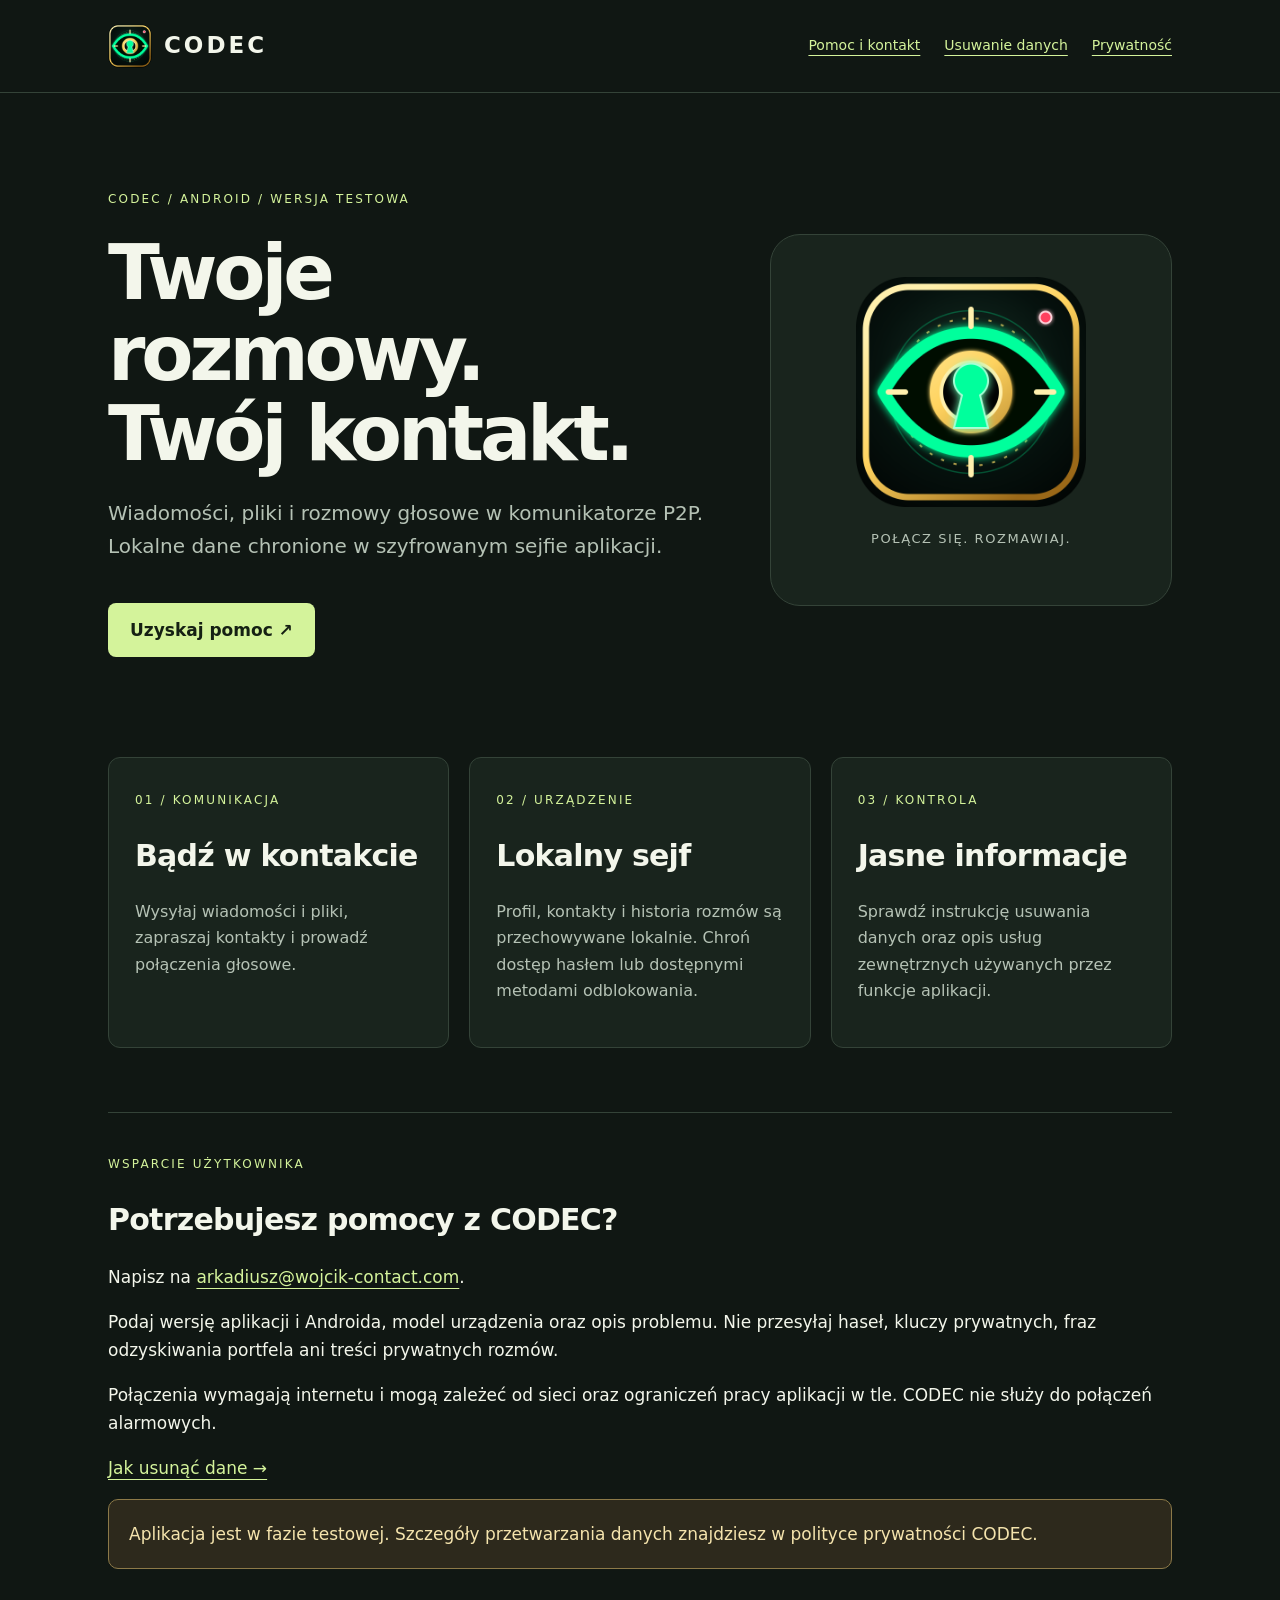
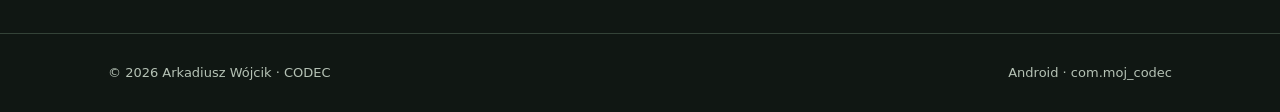
<file: codec/index.html>
<!doctype html><html lang="pl"><head><meta charset="utf-8"><meta name="viewport" content="width=device-width,initial-scale=1"><meta name="description" content="CODEC — komunikacja P2P. Informacje o aplikacji, pomoc, kontakt i usuwanie danych."><title>CODEC — komunikacja, pomoc i prywatność</title><link rel="icon" href="icon.png"><link rel="stylesheet" href="style.css"></head><body><header><div class="wrap"><nav aria-label="Nawigacja główna"><a class="brand" href="index.html"><img src="icon.png" alt="">CODEC</a><div class="links"><a href="#pomoc">Pomoc i kontakt</a><a href="usun-dane.html">Usuwanie danych</a><a href="prywatnosc.html">Prywatność</a></div></nav></div></header><main class="wrap"><section class="hero"><div><span class="eyebrow">CODEC / Android / wersja testowa</span><h1>Twoje rozmowy.<br>Twój kontakt.</h1><p class="lead">Wiadomości, pliki i rozmowy głosowe w komunikatorze P2P. Lokalne dane chronione w szyfrowanym sejfie aplikacji.</p><a class="button" href="#pomoc">Uzyskaj pomoc ↗</a></div><div class="art"><img src="icon.png" alt="Ikona aplikacji CODEC"><p>POŁĄCZ SIĘ. ROZMAWIAJ.</p></div></section><div class="grid"><section class="card"><span class="eyebrow">01 / Komunikacja</span><h2>Bądź w kontakcie</h2><p>Wysyłaj wiadomości i pliki, zapraszaj kontakty i prowadź połączenia głosowe.</p></section><section class="card"><span class="eyebrow">02 / Urządzenie</span><h2>Lokalny sejf</h2><p>Profil, kontakty i historia rozmów są przechowywane lokalnie. Chroń dostęp hasłem lub dostępnymi metodami odblokowania.</p></section><section class="card"><span class="eyebrow">03 / Kontrola</span><h2>Jasne informacje</h2><p>Sprawdź instrukcję usuwania danych oraz opis usług zewnętrznych używanych przez funkcje aplikacji.</p></section></div><section class="support" id="pomoc"><span class="eyebrow">Wsparcie użytkownika</span><h2>Potrzebujesz pomocy z CODEC?</h2><p>Napisz na <a href="mailto:arkadiusz@wojcik-contact.com?subject=CODEC%20%E2%80%94%20pomoc">arkadiusz@wojcik-contact.com</a>.</p><p>Podaj wersję aplikacji i Androida, model urządzenia oraz opis problemu. Nie przesyłaj haseł, kluczy prywatnych, fraz odzyskiwania portfela ani treści prywatnych rozmów.</p><p>Połączenia wymagają internetu i mogą zależeć od sieci oraz ograniczeń pracy aplikacji w tle. CODEC nie służy do połączeń alarmowych.</p><p><a href="usun-dane.html">Jak usunąć dane →</a></p><aside class="notice">Aplikacja jest w fazie testowej. Szczegóły przetwarzania danych znajdziesz w polityce prywatności CODEC.</aside></section></main><footer><div class="wrap"><span>© 2026 Arkadiusz Wójcik · CODEC</span><span>Android · com.moj_codec</span></div></footer></body></html>
</file>
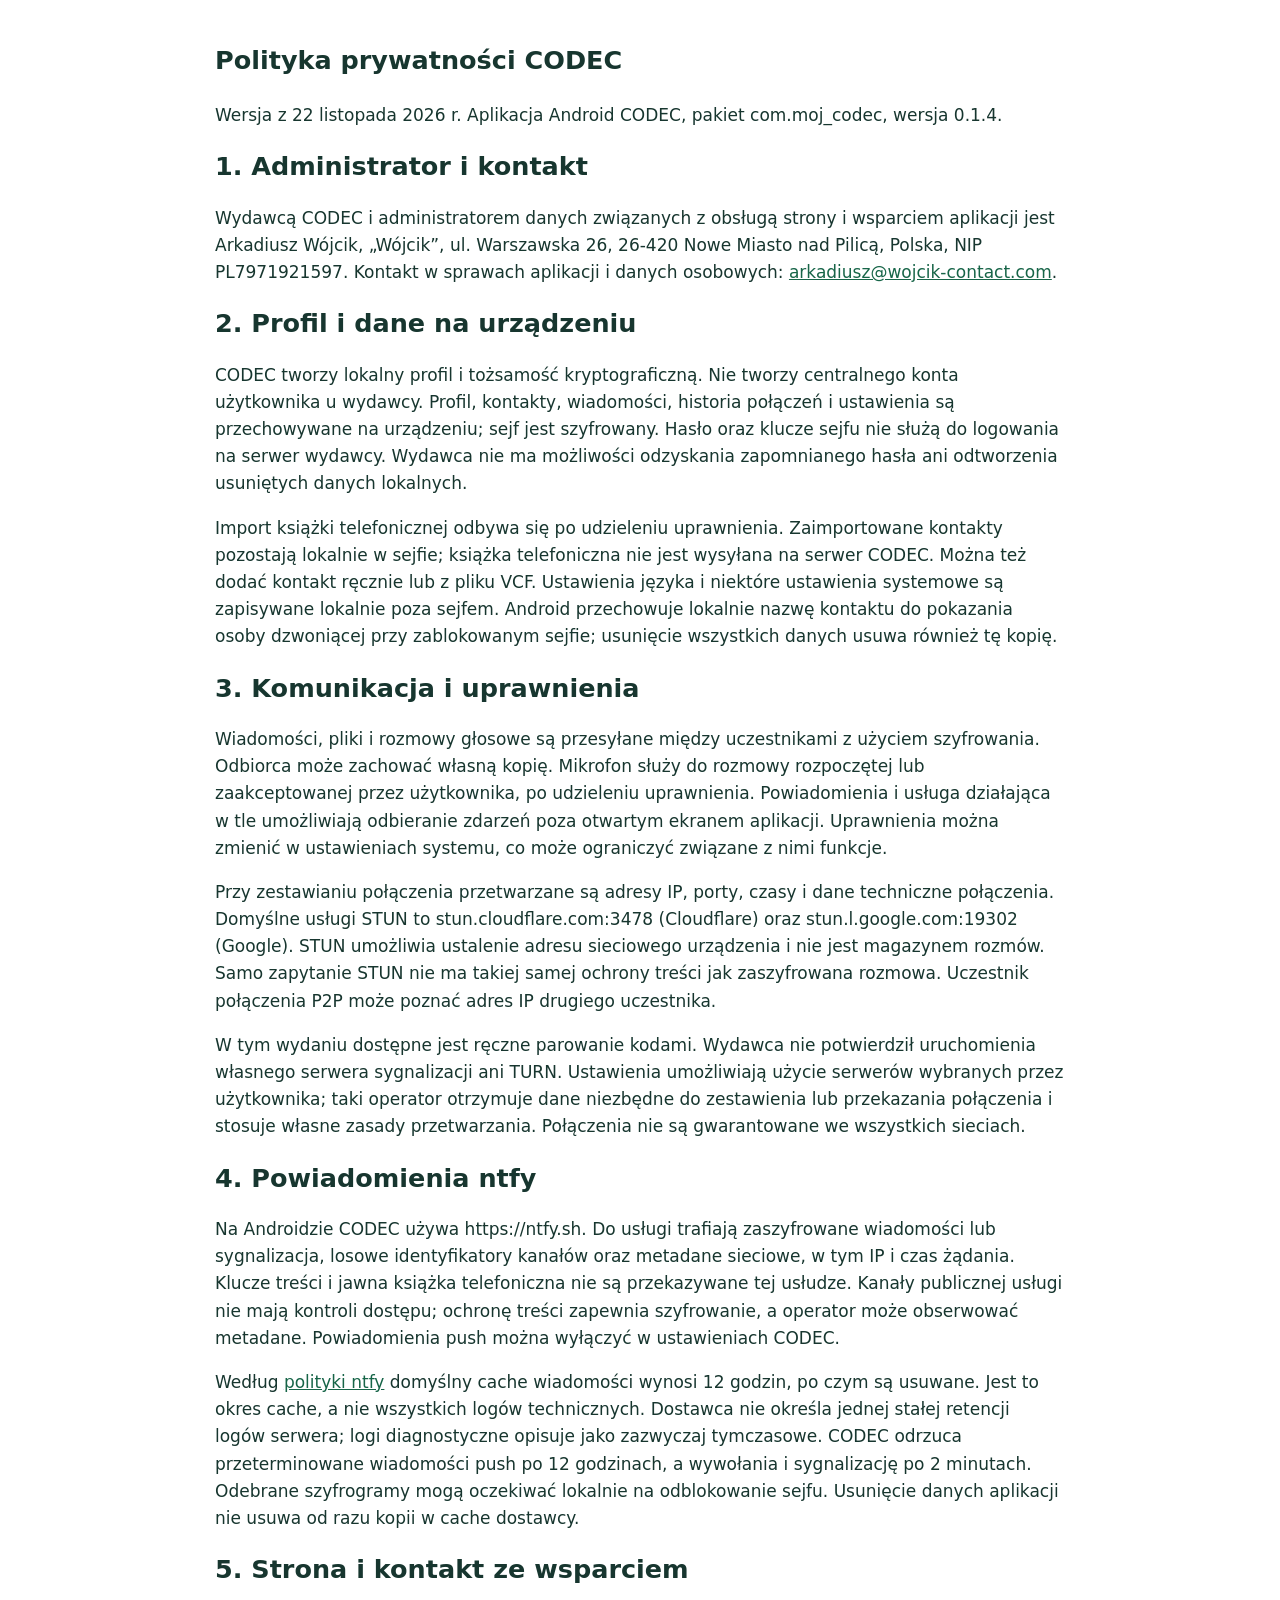
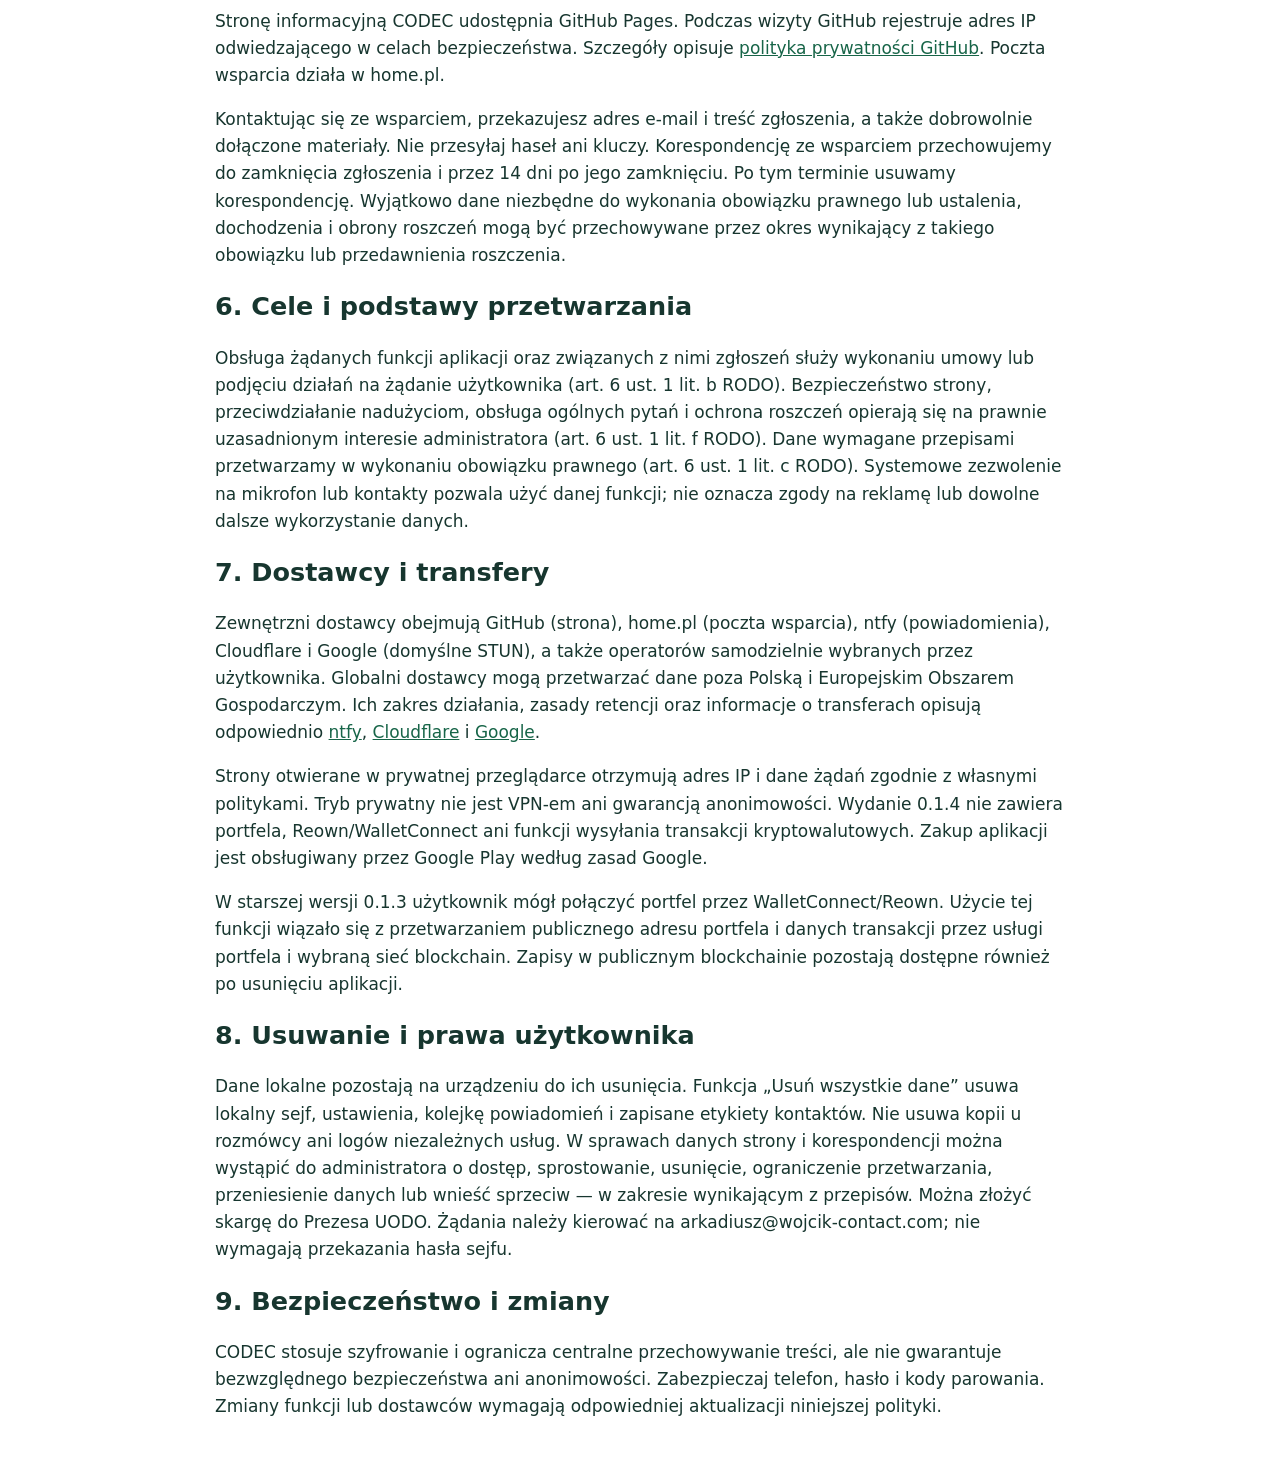
<file: codec/prywatnosc.html>
<!doctype html><html lang="pl"><head><meta charset="utf-8"><meta name="viewport" content="width=device-width,initial-scale=1"><title>CODEC — polityka prywatności 0.1.4</title><style>body{max-width:850px;margin:40px auto;padding:0 24px;font:17px/1.6 system-ui;color:#17362f}aside{padding:16px;background:#fff1c7;border-left:4px solid #bd8611}h2,h3{line-height:1.3}a{color:#176548}</style></head><body>

<article class="legal-copy"><h1>Polityka prywatności CODEC</h1><p>Wersja z 22 listopada 2026 r. Aplikacja Android CODEC, pakiet com.moj_codec, wersja 0.1.4.</p>
<h2>1. Administrator i kontakt</h2><p>Wydawcą CODEC i administratorem danych związanych z obsługą strony i wsparciem aplikacji jest Arkadiusz Wójcik, „Wójcik”, ul. Warszawska 26, 26-420 Nowe Miasto nad Pilicą, Polska, NIP PL7971921597. Kontakt w sprawach aplikacji i danych osobowych: <a href="mailto:arkadiusz@wojcik-contact.com">arkadiusz@wojcik-contact.com</a>.</p>
<h2>2. Profil i dane na urządzeniu</h2><p>CODEC tworzy lokalny profil i tożsamość kryptograficzną. Nie tworzy centralnego konta użytkownika u wydawcy. Profil, kontakty, wiadomości, historia połączeń i ustawienia są przechowywane na urządzeniu; sejf jest szyfrowany. Hasło oraz klucze sejfu nie służą do logowania na serwer wydawcy. Wydawca nie ma możliwości odzyskania zapomnianego hasła ani odtworzenia usuniętych danych lokalnych.</p><p>Import książki telefonicznej odbywa się po udzieleniu uprawnienia. Zaimportowane kontakty pozostają lokalnie w sejfie; książka telefoniczna nie jest wysyłana na serwer CODEC. Można też dodać kontakt ręcznie lub z pliku VCF. Ustawienia języka i niektóre ustawienia systemowe są zapisywane lokalnie poza sejfem. Android przechowuje lokalnie nazwę kontaktu do pokazania osoby dzwoniącej przy zablokowanym sejfie; usunięcie wszystkich danych usuwa również tę kopię.</p>
<h2>3. Komunikacja i uprawnienia</h2><p>Wiadomości, pliki i rozmowy głosowe są przesyłane między uczestnikami z użyciem szyfrowania. Odbiorca może zachować własną kopię. Mikrofon służy do rozmowy rozpoczętej lub zaakceptowanej przez użytkownika, po udzieleniu uprawnienia. Powiadomienia i usługa działająca w tle umożliwiają odbieranie zdarzeń poza otwartym ekranem aplikacji. Uprawnienia można zmienić w ustawieniach systemu, co może ograniczyć związane z nimi funkcje.</p><p>Przy zestawianiu połączenia przetwarzane są adresy IP, porty, czasy i dane techniczne połączenia. Domyślne usługi STUN to stun.cloudflare.com:3478 (Cloudflare) oraz stun.l.google.com:19302 (Google). STUN umożliwia ustalenie adresu sieciowego urządzenia i nie jest magazynem rozmów. Samo zapytanie STUN nie ma takiej samej ochrony treści jak zaszyfrowana rozmowa. Uczestnik połączenia P2P może poznać adres IP drugiego uczestnika.</p><p>W tym wydaniu dostępne jest ręczne parowanie kodami. Wydawca nie potwierdził uruchomienia własnego serwera sygnalizacji ani TURN. Ustawienia umożliwiają użycie serwerów wybranych przez użytkownika; taki operator otrzymuje dane niezbędne do zestawienia lub przekazania połączenia i stosuje własne zasady przetwarzania. Połączenia nie są gwarantowane we wszystkich sieciach.</p>
<h2>4. Powiadomienia ntfy</h2><p>Na Androidzie CODEC używa https://ntfy.sh. Do usługi trafiają zaszyfrowane wiadomości lub sygnalizacja, losowe identyfikatory kanałów oraz metadane sieciowe, w tym IP i czas żądania. Klucze treści i jawna książka telefoniczna nie są przekazywane tej usłudze. Kanały publicznej usługi nie mają kontroli dostępu; ochronę treści zapewnia szyfrowanie, a operator może obserwować metadane. Powiadomienia push można wyłączyć w ustawieniach CODEC.</p><p>Według <a href="https://docs.ntfy.sh/privacy/">polityki ntfy</a> domyślny cache wiadomości wynosi 12 godzin, po czym są usuwane. Jest to okres cache, a nie wszystkich logów technicznych. Dostawca nie określa jednej stałej retencji logów serwera; logi diagnostyczne opisuje jako zazwyczaj tymczasowe. CODEC odrzuca przeterminowane wiadomości push po 12 godzinach, a wywołania i sygnalizację po 2 minutach. Odebrane szyfrogramy mogą oczekiwać lokalnie na odblokowanie sejfu. Usunięcie danych aplikacji nie usuwa od razu kopii w cache dostawcy.</p>
<h2>5. Strona i kontakt ze wsparciem</h2><p>Stronę informacyjną CODEC udostępnia GitHub Pages. Podczas wizyty GitHub rejestruje adres IP odwiedzającego w celach bezpieczeństwa. Szczegóły opisuje <a href="https://docs.github.com/en/site-policy/privacy-policies/github-general-privacy-statement">polityka prywatności GitHub</a>. Poczta wsparcia działa w home.pl.</p><p>Kontaktując się ze wsparciem, przekazujesz adres e-mail i treść zgłoszenia, a także dobrowolnie dołączone materiały. Nie przesyłaj haseł ani kluczy. Korespondencję ze wsparciem przechowujemy do zamknięcia zgłoszenia i przez 14 dni po jego zamknięciu. Po tym terminie usuwamy korespondencję. Wyjątkowo dane niezbędne do wykonania obowiązku prawnego lub ustalenia, dochodzenia i obrony roszczeń mogą być przechowywane przez okres wynikający z takiego obowiązku lub przedawnienia roszczenia.</p>
<h2>6. Cele i podstawy przetwarzania</h2><p>Obsługa żądanych funkcji aplikacji oraz związanych z nimi zgłoszeń służy wykonaniu umowy lub podjęciu działań na żądanie użytkownika (art. 6 ust. 1 lit. b RODO). Bezpieczeństwo strony, przeciwdziałanie nadużyciom, obsługa ogólnych pytań i ochrona roszczeń opierają się na prawnie uzasadnionym interesie administratora (art. 6 ust. 1 lit. f RODO). Dane wymagane przepisami przetwarzamy w wykonaniu obowiązku prawnego (art. 6 ust. 1 lit. c RODO). Systemowe zezwolenie na mikrofon lub kontakty pozwala użyć danej funkcji; nie oznacza zgody na reklamę lub dowolne dalsze wykorzystanie danych.</p>
<h2>7. Dostawcy i transfery</h2><p>Zewnętrzni dostawcy obejmują GitHub (strona), home.pl (poczta wsparcia), ntfy (powiadomienia), Cloudflare i Google (domyślne STUN), a także operatorów samodzielnie wybranych przez użytkownika. Globalni dostawcy mogą przetwarzać dane poza Polską i Europejskim Obszarem Gospodarczym. Ich zakres działania, zasady retencji oraz informacje o transferach opisują odpowiednio <a href="https://docs.ntfy.sh/privacy/">ntfy</a>, <a href="https://www.cloudflare.com/privacypolicy/">Cloudflare</a> i <a href="https://policies.google.com/privacy">Google</a>. </p><p>Strony otwierane w prywatnej przeglądarce otrzymują adres IP i dane żądań zgodnie z własnymi politykami. Tryb prywatny nie jest VPN-em ani gwarancją anonimowości. Wydanie 0.1.4 nie zawiera portfela, Reown/WalletConnect ani funkcji wysyłania transakcji kryptowalutowych. Zakup aplikacji jest obsługiwany przez Google Play według zasad Google.</p>
<p>W starszej wersji 0.1.3 użytkownik mógł połączyć portfel przez WalletConnect/Reown. Użycie tej funkcji wiązało się z przetwarzaniem publicznego adresu portfela i danych transakcji przez usługi portfela i wybraną sieć blockchain. Zapisy w publicznym blockchainie pozostają dostępne również po usunięciu aplikacji.</p><h2>8. Usuwanie i prawa użytkownika</h2><p>Dane lokalne pozostają na urządzeniu do ich usunięcia. Funkcja „Usuń wszystkie dane” usuwa lokalny sejf, ustawienia, kolejkę powiadomień i zapisane etykiety kontaktów. Nie usuwa kopii u rozmówcy ani logów niezależnych usług. W sprawach danych strony i korespondencji można wystąpić do administratora o dostęp, sprostowanie, usunięcie, ograniczenie przetwarzania, przeniesienie danych lub wnieść sprzeciw — w zakresie wynikającym z przepisów. Można złożyć skargę do Prezesa UODO. Żądania należy kierować na arkadiusz@wojcik-contact.com; nie wymagają przekazania hasła sejfu.</p>
<h2>9. Bezpieczeństwo i zmiany</h2><p>CODEC stosuje szyfrowanie i ogranicza centralne przechowywanie treści, ale nie gwarantuje bezwzględnego bezpieczeństwa ani anonimowości. Zabezpieczaj telefon, hasło i kody parowania. Zmiany funkcji lub dostawców wymagają odpowiedniej aktualizacji niniejszej polityki.</p></article></body></html>
</file>
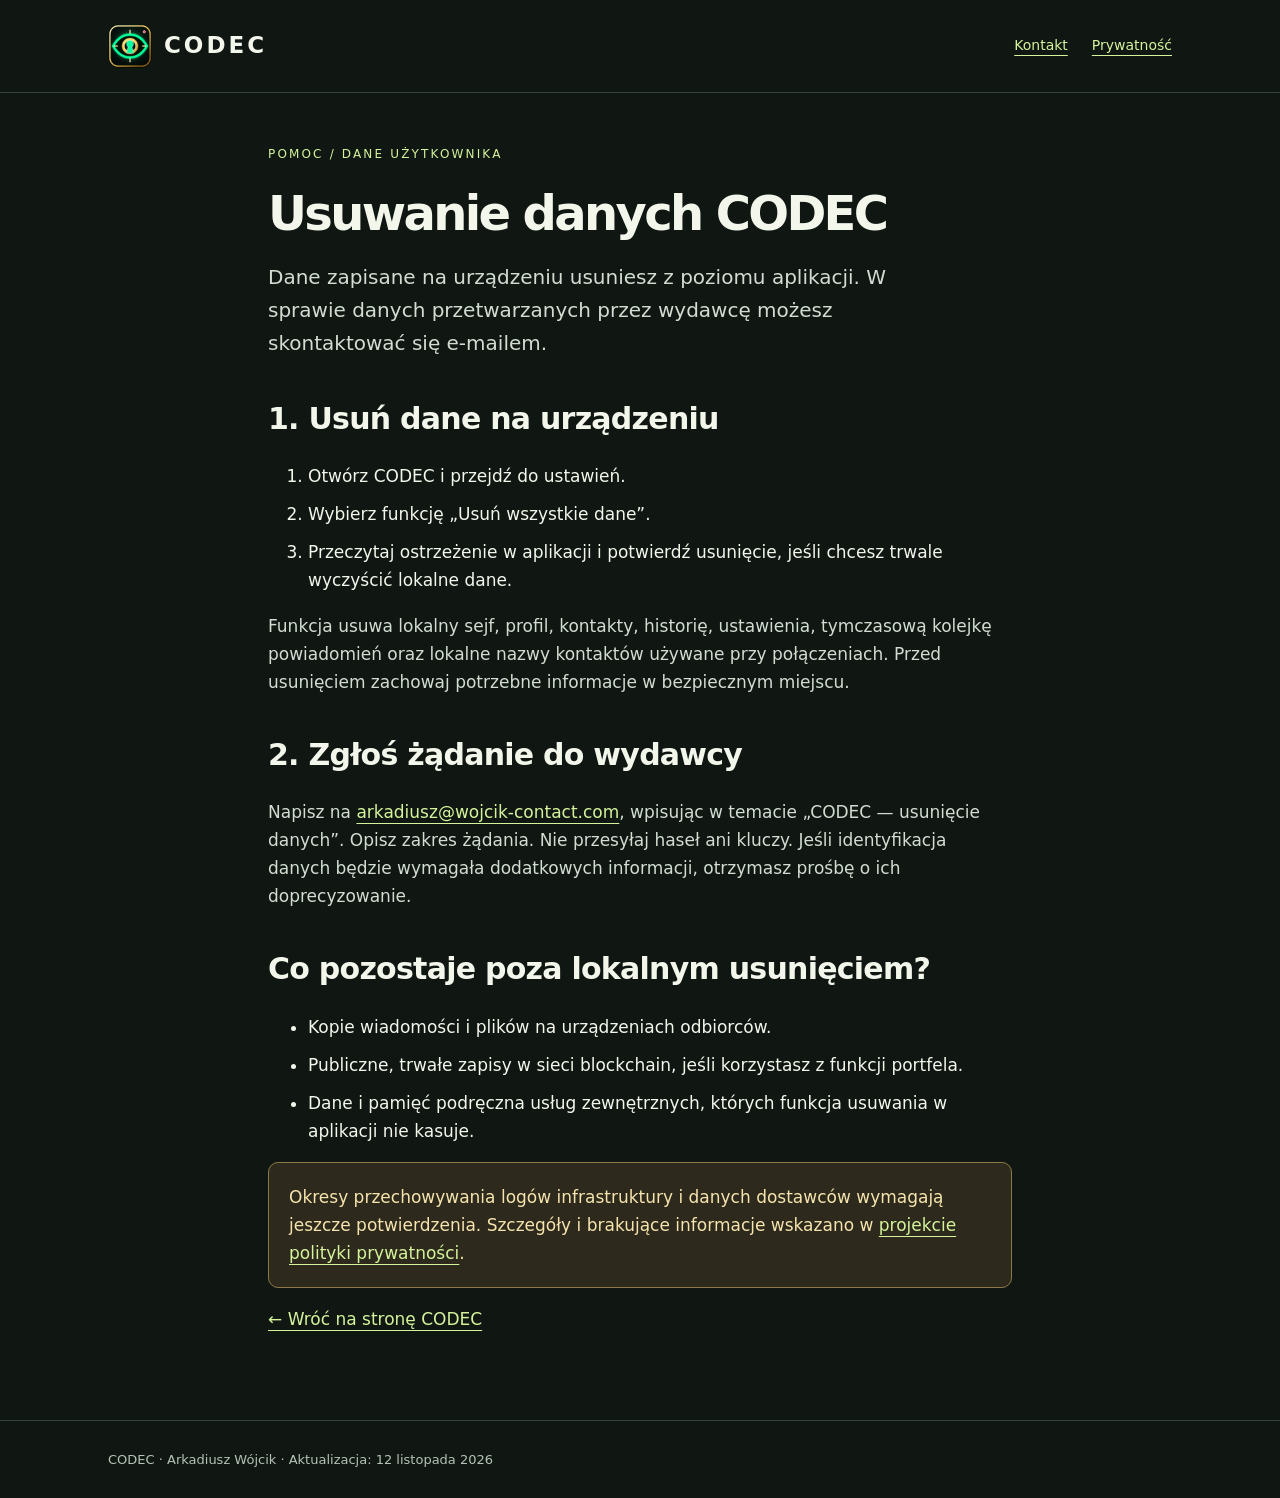
<file: codec/usun-dane.html>
<!doctype html><html lang="pl"><head><meta charset="utf-8"><meta name="viewport" content="width=device-width,initial-scale=1"><title>CODEC — usuwanie danych</title><link rel="stylesheet" href="style.css"><link rel="icon" href="icon.png"></head><body><header><div class="wrap"><nav aria-label="Nawigacja"><a class="brand" href="index.html"><img src="icon.png" alt="">CODEC</a><div class="links"><a href="index.html#pomoc">Kontakt</a><a href="prywatnosc.html">Prywatność</a></div></nav></div></header><main class="wrap prose"><span class="eyebrow">Pomoc / dane użytkownika</span><h1>Usuwanie danych CODEC</h1><p class="lead">Dane zapisane na urządzeniu usuniesz z poziomu aplikacji. W sprawie danych przetwarzanych przez wydawcę możesz skontaktować się e-mailem.</p><h2>1. Usuń dane na urządzeniu</h2><ol><li>Otwórz CODEC i przejdź do ustawień.</li><li>Wybierz funkcję „Usuń wszystkie dane”.</li><li>Przeczytaj ostrzeżenie w aplikacji i potwierdź usunięcie, jeśli chcesz trwale wyczyścić lokalne dane.</li></ol><p>Funkcja usuwa lokalny sejf, profil, kontakty, historię, ustawienia, tymczasową kolejkę powiadomień oraz lokalne nazwy kontaktów używane przy połączeniach. Przed usunięciem zachowaj potrzebne informacje w bezpiecznym miejscu.</p><h2>2. Zgłoś żądanie do wydawcy</h2><p>Napisz na <a href="mailto:arkadiusz@wojcik-contact.com?subject=CODEC%20%E2%80%94%20usuni%C4%99cie%20danych">arkadiusz@wojcik-contact.com</a>, wpisując w temacie „CODEC — usunięcie danych”. Opisz zakres żądania. Nie przesyłaj haseł ani kluczy. Jeśli identyfikacja danych będzie wymagała dodatkowych informacji, otrzymasz prośbę o ich doprecyzowanie.</p><h2>Co pozostaje poza lokalnym usunięciem?</h2><ul><li>Kopie wiadomości i plików na urządzeniach odbiorców.</li><li>Publiczne, trwałe zapisy w sieci blockchain, jeśli korzystasz z funkcji portfela.</li><li>Dane i pamięć podręczna usług zewnętrznych, których funkcja usuwania w aplikacji nie kasuje.</li></ul><aside class="notice">Okresy przechowywania logów infrastruktury i danych dostawców wymagają jeszcze potwierdzenia. Szczegóły i brakujące informacje wskazano w <a href="prywatnosc.html">projekcie polityki prywatności</a>.</aside><p><a href="index.html">← Wróć na stronę CODEC</a></p></main><footer><div class="wrap">CODEC · Arkadiusz Wójcik · Aktualizacja: 12 listopada 2026</div></footer></body></html>
</file>
<file: codec/style.css>
:root{color-scheme:dark;--bg:#101713;--panel:#19241d;--ink:#f3f6eb;--muted:#b5c2b5;--accent:#d4f39b}*{box-sizing:border-box}html{scroll-behavior:smooth}body{margin:0;background:var(--bg);color:var(--ink);font:17px/1.65 system-ui,sans-serif}a{color:var(--accent);text-underline-offset:5px}a:focus-visible{outline:3px solid var(--accent);outline-offset:6px}.wrap{max-width:1120px;margin:auto;padding:0 28px}header{border-bottom:1px solid #344338}nav{display:flex;align-items:center;justify-content:space-between;gap:24px;min-height:92px;flex-wrap:wrap;padding:18px 0}.brand{display:flex;align-items:center;gap:12px;color:var(--ink);text-decoration:none;font-size:23px;font-weight:800;letter-spacing:.13em}.brand img{width:44px;height:44px;border-radius:12px}.links{display:flex;gap:24px;flex-wrap:wrap;font-size:14px}.hero{padding:90px 0 70px;display:grid;grid-template-columns:1.5fr 1fr;gap:60px;align-items:center}.eyebrow{font-size:12px;letter-spacing:.18em;text-transform:uppercase;color:var(--accent)}h1{font-size:clamp(42px,6vw,76px);line-height:1.06;letter-spacing:-.055em;margin:22px 0}h2{font-size:30px;line-height:1.25;letter-spacing:-.025em}h3{font-size:20px}.lead{font-size:20px;color:var(--muted);max-width:650px}.button{display:inline-block;padding:13px 22px;background:var(--accent);color:#152013;border-radius:8px;text-decoration:none;font-weight:650;margin-top:20px}.art{padding:42px;background:var(--panel);border:1px solid #344338;border-radius:30px;text-align:center}.art img{width:100%;max-width:230px;border-radius:30px}.art p{color:var(--muted);font-size:13px;letter-spacing:.12em}.grid{display:grid;grid-template-columns:repeat(3,1fr);gap:20px;margin:30px 0 64px}.card{background:var(--panel);padding:26px;border-radius:12px;border:1px solid #344338}.card p{color:var(--muted);font-size:16px}section{scroll-margin-top:30px}.support{border-top:1px solid #344338;padding:35px 0 64px}.notice{padding:20px;border:1px solid #8c7948;border-radius:10px;background:#2d291c;color:#f5e4ad}.prose{max-width:800px;padding-top:45px;padding-bottom:70px}.prose h1{font-size:48px}.prose h2{margin-top:40px}.prose li{margin:10px 0}.prose p{color:#d2dcd1}footer{border-top:1px solid #344338;padding:28px 0;color:var(--muted);font-size:13px}footer .wrap{display:flex;justify-content:space-between;gap:24px;flex-wrap:wrap}a{overflow-wrap:anywhere}@media(max-width:700px){.hero{grid-template-columns:1fr;padding-top:45px;gap:30px}.art{display:none}.grid{grid-template-columns:1fr;gap:12px}.wrap{padding:0 20px}.links{gap:16px}.prose h1{font-size:38px}h1{font-size:49px}}
</file>
